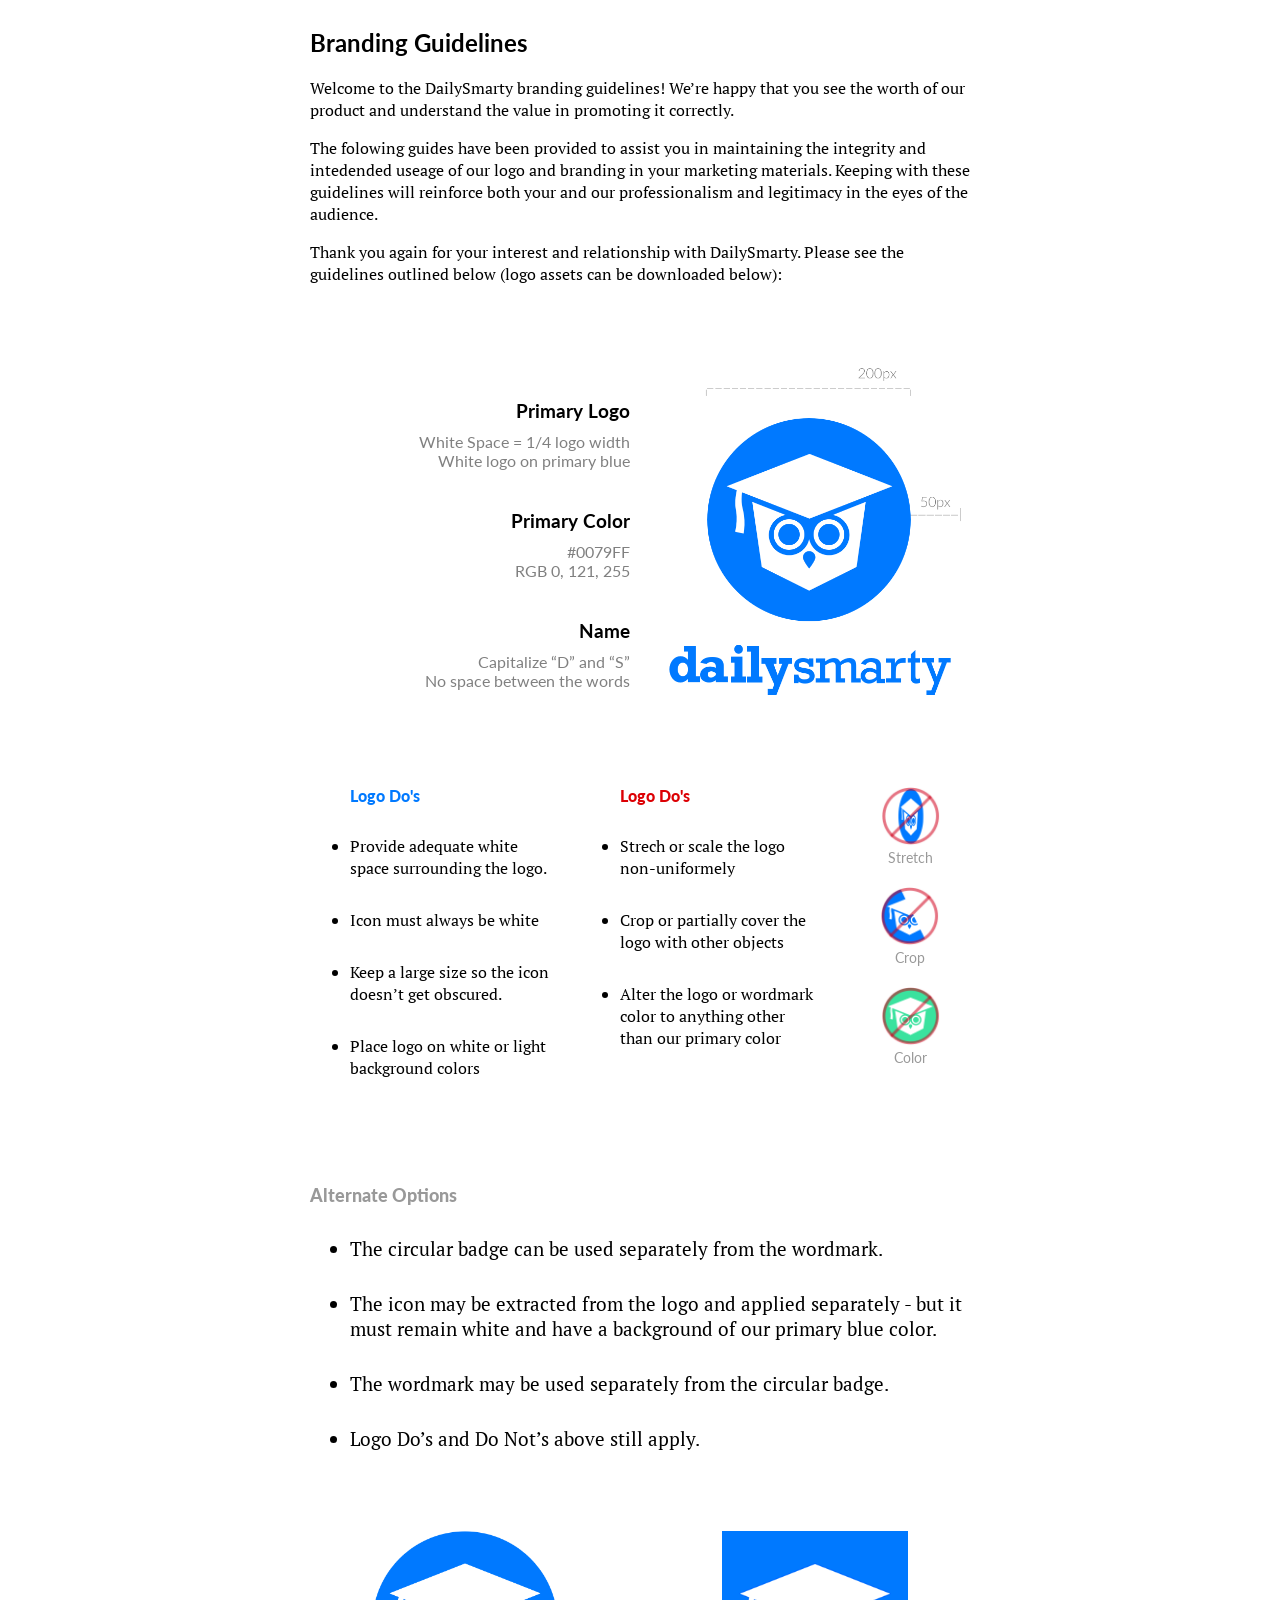
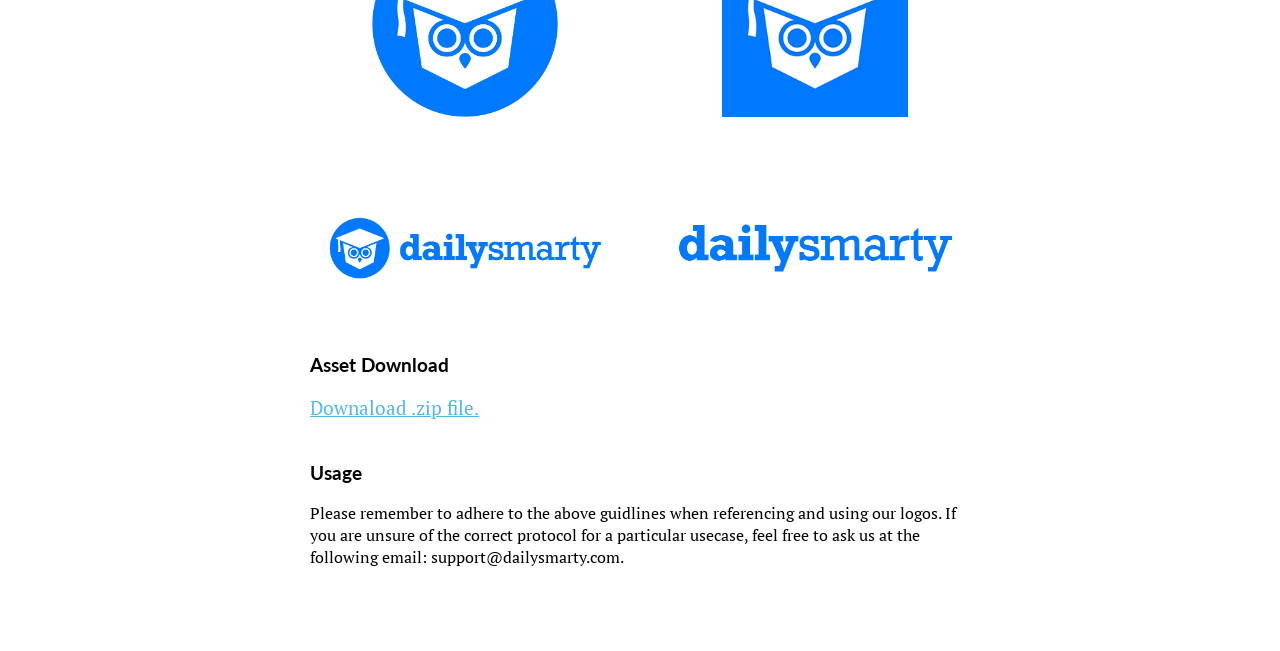
<file: index.html>
<!DOCTYPE html>
<html lang='en'>

<head>
  <meta charset='UTF-8'>
  <title>CSS Grid</title>
  <link href="https://fonts.googleapis.com/css?family=Lato" rel="stylesheet">
  <link href="https://fonts.googleapis.com/css?family=PT+Serif" rel="stylesheet">

  <style>
    body {
      font-family: 'Lato', sans-serif;
      background-color: #ffffff;
    }
    p,
    li {
      font-family: 'PT Serif', serif;
    }

    .container {
      display: flex;
      justify-content: center;
    }

    .content-wrapper {
      width: 660px;
    }

    .style-details {
      display: grid;
      grid-template-columns: 1fr 1fr;
      grid-gap: 20px;
      margin-top: 75px;
      margin-bottom: 75px;
    }

    .style-details-text {
      text-align: right;
    }

    .style-details-text div {
      color: #808080;
      font-weight: normal;
    }

    .style-details-text h3 {
      margin-top: 40px;
      margin-bottom: 10px;
    }

    .style-details-logo img{
      width: 100%;
    }

    .dos_donts_wrapper {
      margin-top: 75px;
      margin-bottom: 75px;
      display: grid;
      grid-template-columns: 2fr 2fr 1fr;
      grid-gap: 30px;
    }

    .dont_image_box {
      text-align: center;
      margin-bottom: 20px;
    }

    .dont_image_box img {
      width: 50%;
    }

    .dont_image_box div {
      font-size: 14px;
      color: #999999;
    }

    .dos_donts_heading {
      font-weight: 900;
      margin-bottom: 20px;
      margin-left: 40px;
    }

    .blue_text {
      color: #0079ff;
    }

    .red_text {
      color: #dc0004;
    }

    .dos_donts_list li {
      margin-top: 30px;
      margin-bottom: 30px;
      font-size: 16px;
    }

    .alternate_options_wrapper {
      margin-top: 75px;
      margin-bottom: 75px;
    }

    .alternate_options_wrapper h3 {
      color: #999999;
      font-size: 18px;
      font-weight: 900;
    }

    .alternate_options_wrapper li {
      margin-top: 30px;
      margin-bottom: 30px;
      font-size: 19px;
    }

    .alternate_options_images {
      margin-top: 80px;
      display: grid;
      grid-template-columns: repeat(2, 1fr);
      justify-items: center;
      grid-gap: 100px 40px;
    }

    .images_logos {
      width: 60%;
    }

    .text_logos {
      width: 90%;
    }

    .additional_branding_details {
      margin-top: 75px;
      margin-bottom: 75px;
    }

    .additional_branding_details a {
      color: #4fb8e8;
      font-size: 19px;
    }

    .additional_branding_details p {
      margin-bottom: 42px;
    }

    @media (max-width: 48em) {
      .style-details, .dos_donts_wrapper {
        grid-template-columns: 1fr;
        grid-gap: 50px;
      }

      .style-details-text {
        text-align: center;
      }

    }

  </style>
</head>

<body>
    <div class="container">
      <div class="content-wrapper">
            <h2>Branding Guidelines</h2>
            <p>Welcome to the DailySmarty branding guidelines! We’re happy that you see the worth of our product and understand the value in promoting it correctly.</p>

            <p>The folowing guides have been provided to assist you in maintaining the integrity and intedended useage of our logo and branding in your marketing materials. Keeping with these guidelines will reinforce both your and our professionalism and legitimacy in the eyes of the audience.</p>

            <p>Thank you again for your interest and relationship with DailySmarty. Please see the guidelines outlined below (logo assets can be downloaded below):</p>
        
        <div class="style-details">
          <div class="style-details-text">
            <h3>Primary Logo</h3>
            <div>White Space = 1/4 logo width</div>
            <div>White logo on primary blue</div>

            <h3>Primary Color</h3>
            <div>#0079FF</div>
            <div>RGB 0, 121, 255</div>

            <h3>Name</h3>
            <div>Capitalize “D” and “S”</div>
            <div>No space between the words</div>
          </div>
          
          <div class="style-details-logo">
            <img src="images/logo-with-margin.png">
          </div>
        </div>

        <div class="dos_donts_wrapper">
          
          <div class="dos_donts_list">
            <div class="dos_donts_heading blue_text">
              Logo Do's
            </div>

            <ul>
              <li>Provide adequate white space surrounding the logo.</li>
              <li>Icon must always be white</li>
              <li>Keep a large size so the icon doesn’t get obscured.</li>
              <li>Place logo on white or light background colors</li>
            </ul>
          </div>

          <div class="dos_donts_list">
            <div class="dos_donts_heading red_text">
              Logo Do's
            </div>
            
            <ul>
              <li>Strech or scale the logo non-uniformely</li>
              <li>Crop or partially cover the logo with other objects</li>
              <li>Alter the logo or wordmark color to anything other than our primary color</li>
            </ul>
          </div>

          <div class="donts_images">
            <div class="dont_image_box">
              <img src="images/dont_stretch.png" alt="">
              <div>Stretch</div>
            </div>

            <div class="dont_image_box">
              <img src="images/dont_crop.png" alt="">
              <div>Crop</div>
            </div>

            <div class="dont_image_box">
              <img src="images/dont_color.png" alt="">
              <div>Color</div>
            </div>            
          </div>
        </div>

        <div class="alternate_options_wrapper">
          <h3>Alternate Options</h3>

          <ul>
            <li>The circular badge can be used separately from the wordmark.</li>
            <li>The icon may be extracted from the logo and applied separately - but it must remain white and have a background               of our primary blue color.</li>
            <li>The wordmark may be used separately from the circular badge.</li>
            <li>Logo Do’s and Do Not’s above still apply.</li>
          </ul>

          <div class="alternate_options_images">
            <img class="images_logos" src="images/ds_circle_logo.png" alt="">
            <img class="images_logos" src="images/ds_square_logo.png" alt="">
            <img class="text_logos" src="images/ds_icon_text_logo.png" alt="">
            <img class="text_logos" src="images/ds_text_logo.png" alt="">
          </div>
        </div>

        <div class="additional_branding_details">
          <h3>Asset Download</h3>
          <p>
            <a href="#">Downaload .zip file.</a>
          </p>

          <h3>Usage</h3>
          <p>
            Please remember to adhere to the above guidlines when referencing and using our logos. If you are unsure of the correct protocol
            for a particular usecase, feel free to ask us at the following email: support@dailysmarty.com.
          </p>
        </div>

    </div>

</body>

</html>
</file>
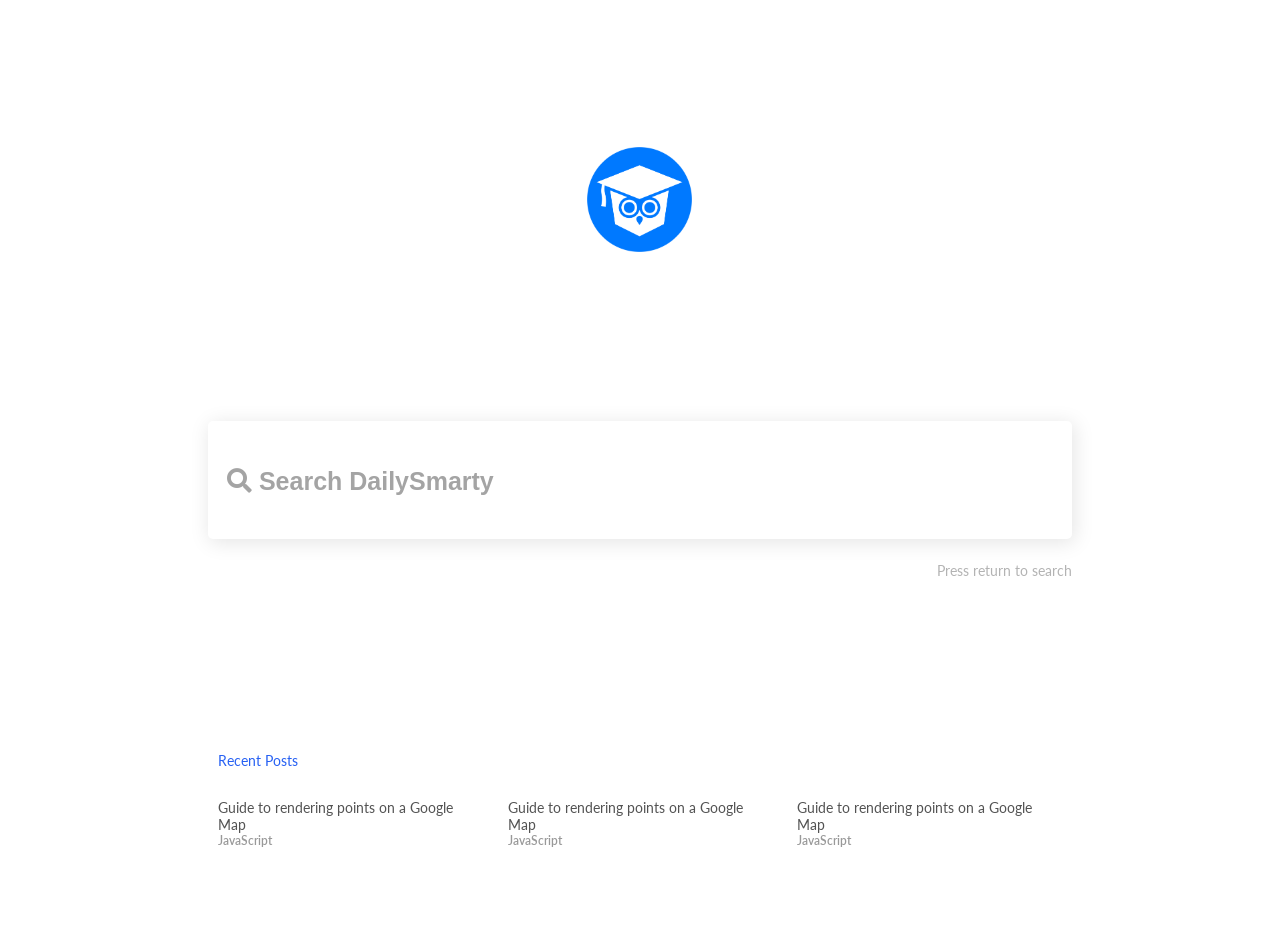
<file: search-engine-front-end-implementation/index.html>
<!DOCTYPE html>
<html lang='en'>

<head>
    <meta charset='UTF-8'>
    <meta http-equiv="X-UA-Compatible" content="IE=edge">
    <title>Front End Implementation</title>
    <meta name="viewport" content="width=device-width, initial-scale=1">
    <link href="https://fonts.googleapis.com/css2?family=Lato:ital,wght@0,100;0,300;0,400;0,700;0,900;1,100;1,300;1,400;1,700;1,900&display=swap" rel="stylesheet">
    <link rel="stylesheet" href="https://use.fontawesome.com/releases/v5.0.13/css/all.css">

    <link rel="stylesheet" type="text/css" media="screen" href="main.css" />
</head>

<body>

    <div class="container container-homepage">
        <div class="homepage-logo">
            <img src="images/ds_circle_logo.png" alt="">
        </div>

        <div class="search-bar homepage-search-bar">
            <input type="text" placeholder="&#xf002; Search DailySmarty">
            <p>Press return to search</p>
        </div>

        <div class="recent-posts-wrapper">
            <div class="recent-posts-heading">
                Recent Posts
            </div>

            <div class="recent-posts">
                <div class="recent-post">
                    <div class="recent-post-title">
                        Guide to rendering points on a Google Map
                    </div>
                    <div class="recent-post-category">
                        JavaScript
                    </div>
                </div>

                <div class="recent-post">
                    <div class="recent-post-title">
                        Guide to rendering points on a Google Map
                    </div>
                    <div class="recent-post-category">
                        JavaScript
                    </div>
                </div>

                <div class="recent-post">
                    <div class="recent-post-title">
                        Guide to rendering points on a Google Map
                    </div>
                    <div class="recent-post-category">
                        JavaScript
                    </div>
                </div>

            </div>


        </div>
    </div>

</body>

</html>
</file>
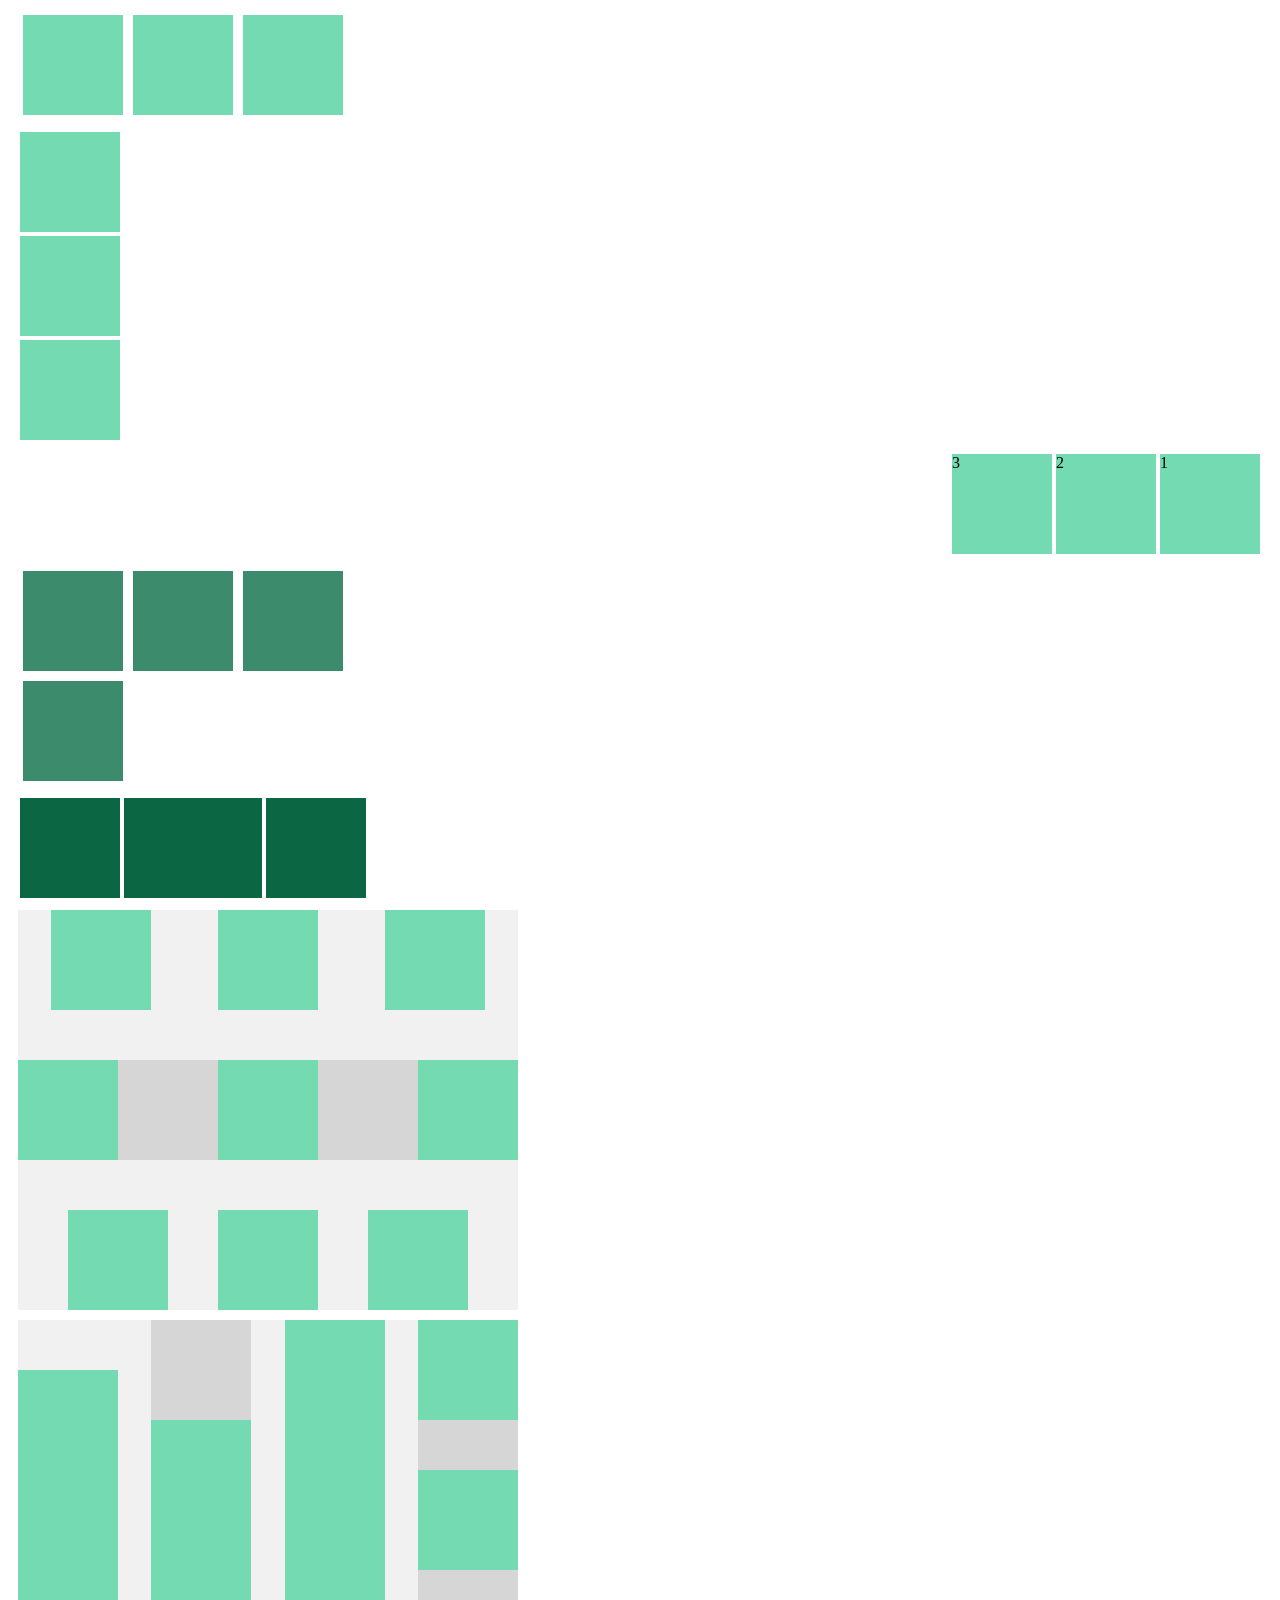
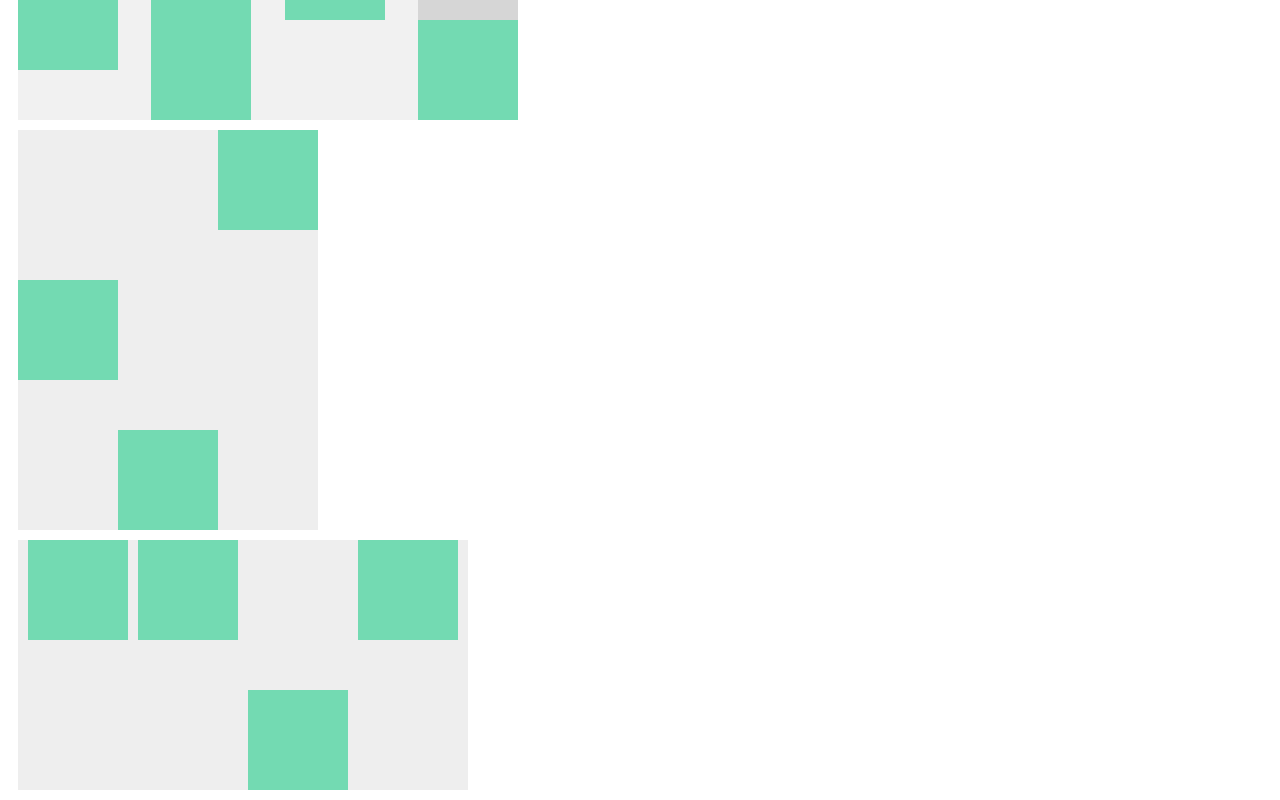
<file: Entregables/Checkpoint 2/index.html>
<!DOCTYPE html>
<html lang="en">
<head>
    <meta charset="UTF-8">
    <meta name="viewport" content="width=device-width, initial-scale=1.0">
    <meta http-equiv="X-UA-Compatible" content="ie=edge">
    <title>flexbox assignment</title>
    <link rel="stylesheet" href="flex.css" />
</head>
<body>
    <div class="flex flexOne">
        <div class="square"></div>
        <div class="square"></div>
        <div class="square"></div>
    </div>

    <div class="flex flexTwo">
        <div class="square"></div>
        <div class="square"></div>
        <div class="square"></div>
    </div>

    <div class="flex flexThree">
        <div class="square">1</div>
        <div class="square">2</div>
        <div class="square">3</div>
    </div>

    <div class="flex flexFour">
        <div class="square"></div>
        <div class="square"></div>
        <div class="square"></div>
        <div class="square"></div>
    </div>

    <div class="flex flexFive">
        <div class="item"></div>
        <div class="item" id="grow"></div>
        <div class="item"></div>
    </div>

    <div class="flex flexSix">
        <div class="one">
            <div class="square"></div>
            <div class="square"></div>
            <div class="square"></div>
        </div>
        <div class="two">
            <div class="square"></div>
            <div class="square"></div>
            <div class="square"></div>
        </div>
        <div class="three">
            <div class="square"></div>
            <div class="square"></div>
            <div class="square"></div>
        </div>
    </div>

    <div class="flex flexSeven">
        <div class="one">
            <div class="square"></div>
            <div class="square"></div>
            <div class="square"></div>
        </div>
        <div class="two">
            <div class="square"></div>
            <div class="square"></div>
            <div class="square"></div>
        </div>
        <div class="three">
            <div class="square"></div>
            <div class="square"></div>
            <div class="square"></div>
        </div>
        <div class="four">
            <div class="square"></div>
            <div class="square"></div>
            <div class="square"></div>
        </div>
    </div>

    <div class="flex flexEight">
        <div class="one">
            <div class="square"></div>
        </div>
        <div class="two">
            <div class="square"></div>
        </div>
        <div class="three">
            <div class="square"></div>
        </div>
    </div>

    <div class="flex flexNine">
        <div class="square"></div>
        <div class="square"></div>
        <div class="square" id="special"></div>
        <div class="square"></div>
    </div>

</body>
</html>
</file>
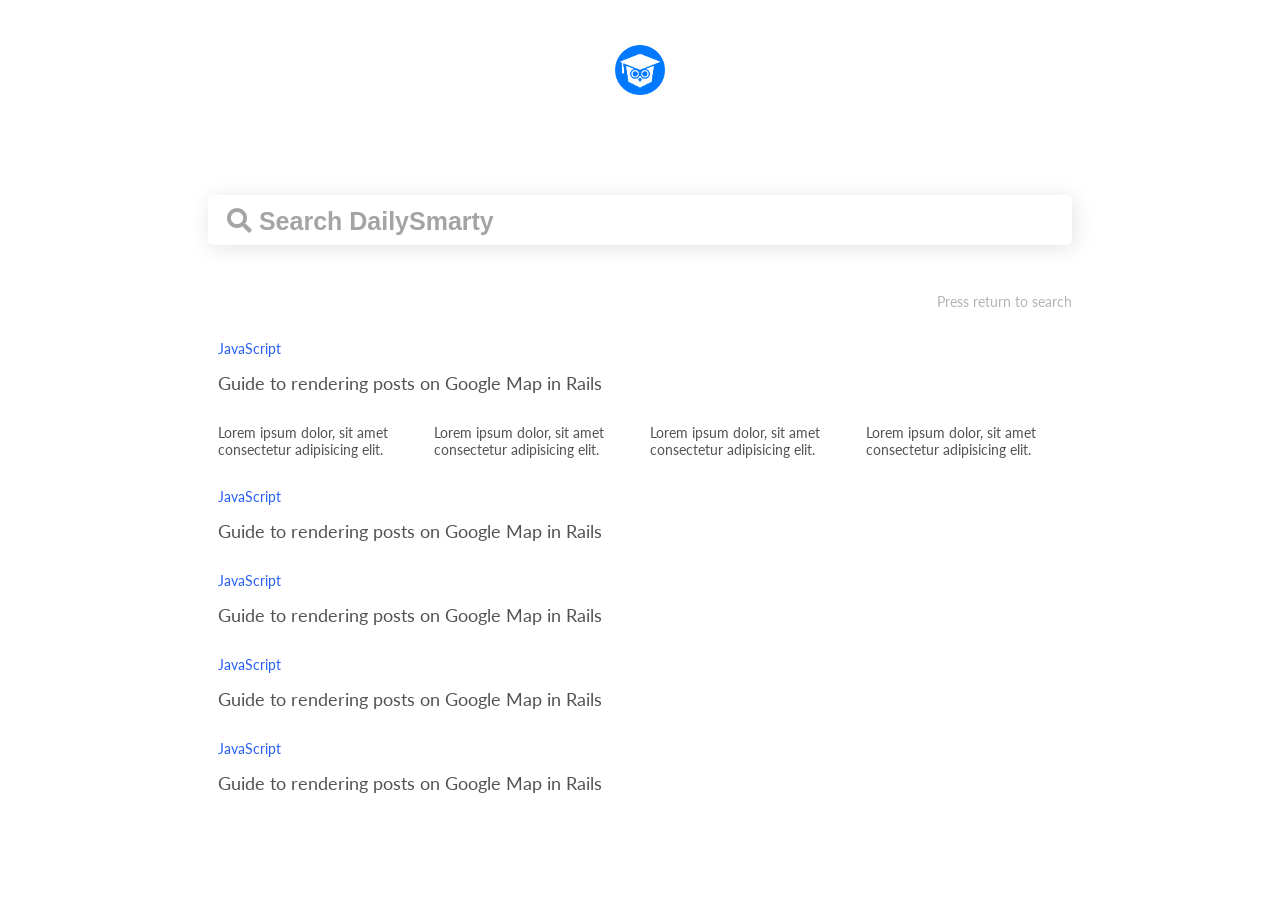
<file: search-engine-front-end-implementation/results.html>
<!DOCTYPE html>
<html lang='en'>

<head>
    <meta charset='UTF-8'>
    <meta http-equiv="X-UA-Compatible" content="IE=edge">
    <title>Front End Search Implementation Result Page</title>
    <meta name="viewport" content="width=device-width, initial-scale=1">
    <link href="https://fonts.googleapis.com/css2?family=Lato:ital,wght@0,100;0,300;0,400;0,700;0,900;1,100;1,300;1,400;1,700;1,900&display=swap" rel="stylesheet">
    <link rel="stylesheet" href="https://use.fontawesome.com/releases/v5.0.13/css/all.css">

    <link rel="stylesheet" type="text/css" media="screen" href="main.css" />
</head>

<body>

    <div class="container container-results">
        <div class="results-logo">
            <img src="images/ds_circle_logo.png" alt="">
        </div>

        <div class="search-bar results-search-bar">
            <input type="text" placeholder="&#xf002; Search DailySmarty">
            <p>Press return to search</p>
        </div>

        <div class="results-posts-wrapper">
            <div class="post">
                <div class="category-name">
                    JavaScript
                </div>

                <div class="result-post-title">
                    <a href="#">
                        Guide to rendering posts on Google Map in Rails
                    </a>
                    
                </div>
            </div>

            <div class="result-post-links-wrapper">
                <a href="#" class="result-post-link">Lorem ipsum dolor, sit amet consectetur adipisicing elit.</a>
                <a href="#" class="result-post-link">Lorem ipsum dolor, sit amet consectetur adipisicing elit.</a>
                <a href="#" class="result-post-link">Lorem ipsum dolor, sit amet consectetur adipisicing elit.</a>
                <a href="#" class="result-post-link">Lorem ipsum dolor, sit amet consectetur adipisicing elit.</a>
            </div>

            <div class="post">
                <div class="category-name">
                    JavaScript
                </div>

                <div class="result-post-title">
                    <a href="#">
                        Guide to rendering posts on Google Map in Rails
                    </a>
                    
                </div>
            </div>

            <div class="post">
                <div class="category-name">
                    JavaScript
                </div>

                <div class="result-post-title">
                    <a href="#">
                        Guide to rendering posts on Google Map in Rails
                    </a>
                    
                </div>
            </div>

            <div class="post">
                <div class="category-name">
                    JavaScript
                </div>

                <div class="result-post-title">
                    <a href="#">
                        Guide to rendering posts on Google Map in Rails
                    </a>
                    
                </div>
            </div>

            <div class="post">
                <div class="category-name">
                    JavaScript
                </div>

                <div class="result-post-title">
                    <a href="#">
                        Guide to rendering posts on Google Map in Rails
                    </a>
                    
                </div>
            </div>


        </div>
    </div>

</body>

</html>
</file>
<file: search-engine-front-end-implementation/main.css>
html {
    font-family: 'Lato', sans-serif;
    box-sizing: border-box;
    font-size: 62.5%;
}

*,
*::before,
*::after {
    margin: 0;
    padding: 0;
    box-sizing: 0;
}

.container {
    display: grid;
    grid-template-rows: repeat(auto-fit, minmax(100px, 1fr));
    grid-template-columns: 1fr 1fr 1fr;
    justify-items: center;
}

.container-results {
    margin-top: 2em;
}

.container-homepage {
    margin-top: 5em;
    align-items: center;
    height: 100vh;
}

.homepage-logo {
    grid-column: 2;
    grid-row: 1;
}

.homepage-logo img {
    width: 10.5rem;
}

.search-bar {
    grid-column: 1/-1;
    grid-row: 2;
}

.search-bar input {
    width: 66vw;
    padding-left: 0.75em;
}

.homepage-search-bar input {
    height: 11.8rem;
}

.results-search-bar input {
    height: 5rem;
    margin-bottom: 1em;
    margin-top: 3em;
}

.search-bar input[type="text"] {
    font-size: 2.5em;
    font-family: 'Font Awesome 5 Free', Arial, Helvetica, sans-serif;
    font-weight: 600;
    color: #585858;
    box-shadow: 2px 3px 20px 1px rgba(0, 0, 0, 0.1);
    border: 0px solid transparent;
    border-radius: 0.5rem;
}

.search-bar input[type="text"]::placeholder {
    font-family: 'Font Awesome 5 Free', Arial, Helvetica, sans-serif;
    font-weight: 600;
    color: #a4a4a4;
}

.search-bar input[type=text]:focus {
    outline: none;
    box-shadow: 2px 3px 20px 1px rgba(0, 0, 0, 0.3);
}

.search-bar p {
    color: #b3b3b3;
    font-size: 1.4rem;
    line-height: 1.7rem;
    margin-top: 2.3rem;
    text-align: right;
}

.recent-posts-wrapper {
    grid-column: 1/-1;
    grid-row: 3;
}

.recent-posts-heading {
    color: #2660f3;
    margin-bottom: 3rem;
    font-size: 1.4rem;
}

.recent-posts {
    display: grid;
    width: 66vw;
    grid-template-columns: repeat(auto-fit, minmax(100px, 1fr));
    grid-gap: 2.5rem;
}

.recent-post-title {
    color: #535353;
    font-size: 1.4rem;
}

.recent-post-category {
    color: #999999;
    font-size: 1.2rem;
    font-weight: 600;
}

/* Results Page Styles*/

.results-posts-wrapper {
    grid-row: 3;
    grid-column: 1/-1;
    width: 66vw;
}

.post {
    margin-top: 3em;
    margin-bottom: 3em;
}

.category-name {
    color: #2660f3;
    margin-bottom: 1.5rem;
    font-size: 1.4rem;
}

.result-post-title a {
    color: #535353;
    text-decoration: none;
    font-size: 1.8rem;
}

.result-post-links-wrapper {
    margin-top: 2rem;
    display: grid;
    grid-template-columns: repeat(auto-fit, minmax(100px, 1fr) );
    grid-gap: 2rem;
}

.result-post-link {
    color: #535353;
    text-decoration: none;
    font-size: 1.4rem;
}

.result-post-link:hover {
    text-decoration: underline;
}

.results-logo {
    grid-row: 1;
    grid-column: 2;
    display:flex;
    justify-content: center;
    align-items: center;
}

.results-logo img {
    width: 50px;
}
</file>
<file: Entregables/Checkpoint 2/flex.css>
.square {
    width: 100px;
    height: 100px;
    background-color: #73dab2;
}

.flex {
    display: flex;
    margin: 10px;
}

.flex.flexOne {
    flex-direction: row;
}

.flex.flexOne .square {
    margin: 5px;
}

.flex.flexTwo {
    flex-direction: column;
}

.flex.flexTwo .square, .flex.flexThree .square {
    margin: 2px;
}

.flex.flexThree {
    flex-direction: row-reverse;    
}

.flex.flexFour {
    width: 350px;
    flex-flow: wrap;
}

.flex.flexFour .square {
    background-color: #3d8b6d;
    margin: 5px;
}

.flex.flexFive {
    width: 350px;
}

.flex.flexFive .item {
    background-color: #0b6643;
    width: 100px;
    height: 100px;
    margin: 2px;
}

#grow {
    flex: 2;
}

.flex.flexSix {
    height: 400px;
    width: 500px;
    background-color: #f1f1f1;
    flex-direction: column;
}

.flex.flexSix .one {
    display: flex;
    justify-content: space-around;
}

.flex.flexSix .two {
    display: flex;
    justify-content: space-between;
    margin: 50px 0;
    background-color: #d6d6d6;
}

.flex.flexSix .three {
    display: flex;
    justify-content: space-evenly;
}

.flex.flexSeven {
    display: flex;
    height: 400px;
    width: 500px;
    justify-content: space-between;
    background-color: #f1f1f1;
}

.flex.flexSeven .one {
    display: flex;
    flex-direction: column;
    justify-content: center;
}

.flex.flexSeven .two {
    display: flex;
    flex-direction: column;
    justify-content: flex-end;
    background-color: #d6d6d6;
}

.flex.flexSeven .three {
    display: flex;
    flex-direction: column;
    justify-content: flex-start;
}

.flex.flexSeven .four {
    display: flex;
    flex-direction: column;
    justify-content: space-between;
    background-color: #d6d6d6;
}

.flex.flexEight {
    display: flex;
    height: 400px;
    background-color: #eeeeee;
    width: 300px;
}

.flex.flexEight .one {
    display: flex;
    flex-direction: column;
    justify-content: center;
}


.flex.flexEight .two {
    display: flex;
    flex-direction: column;
    justify-content: flex-end;
}

.flex.flexEight .three {
    display: flex;
    flex-direction: column;
    justify-content: flex-start;
}

.flex.flexNine {
    display: flex;
    width: 450px;
    height: 250px;
    background-color: #eeeeee;
    justify-content: space-evenly;
}

#special {
    display: flex;
    justify-content: flex-end;
    align-self: flex-end;

}
</file>
